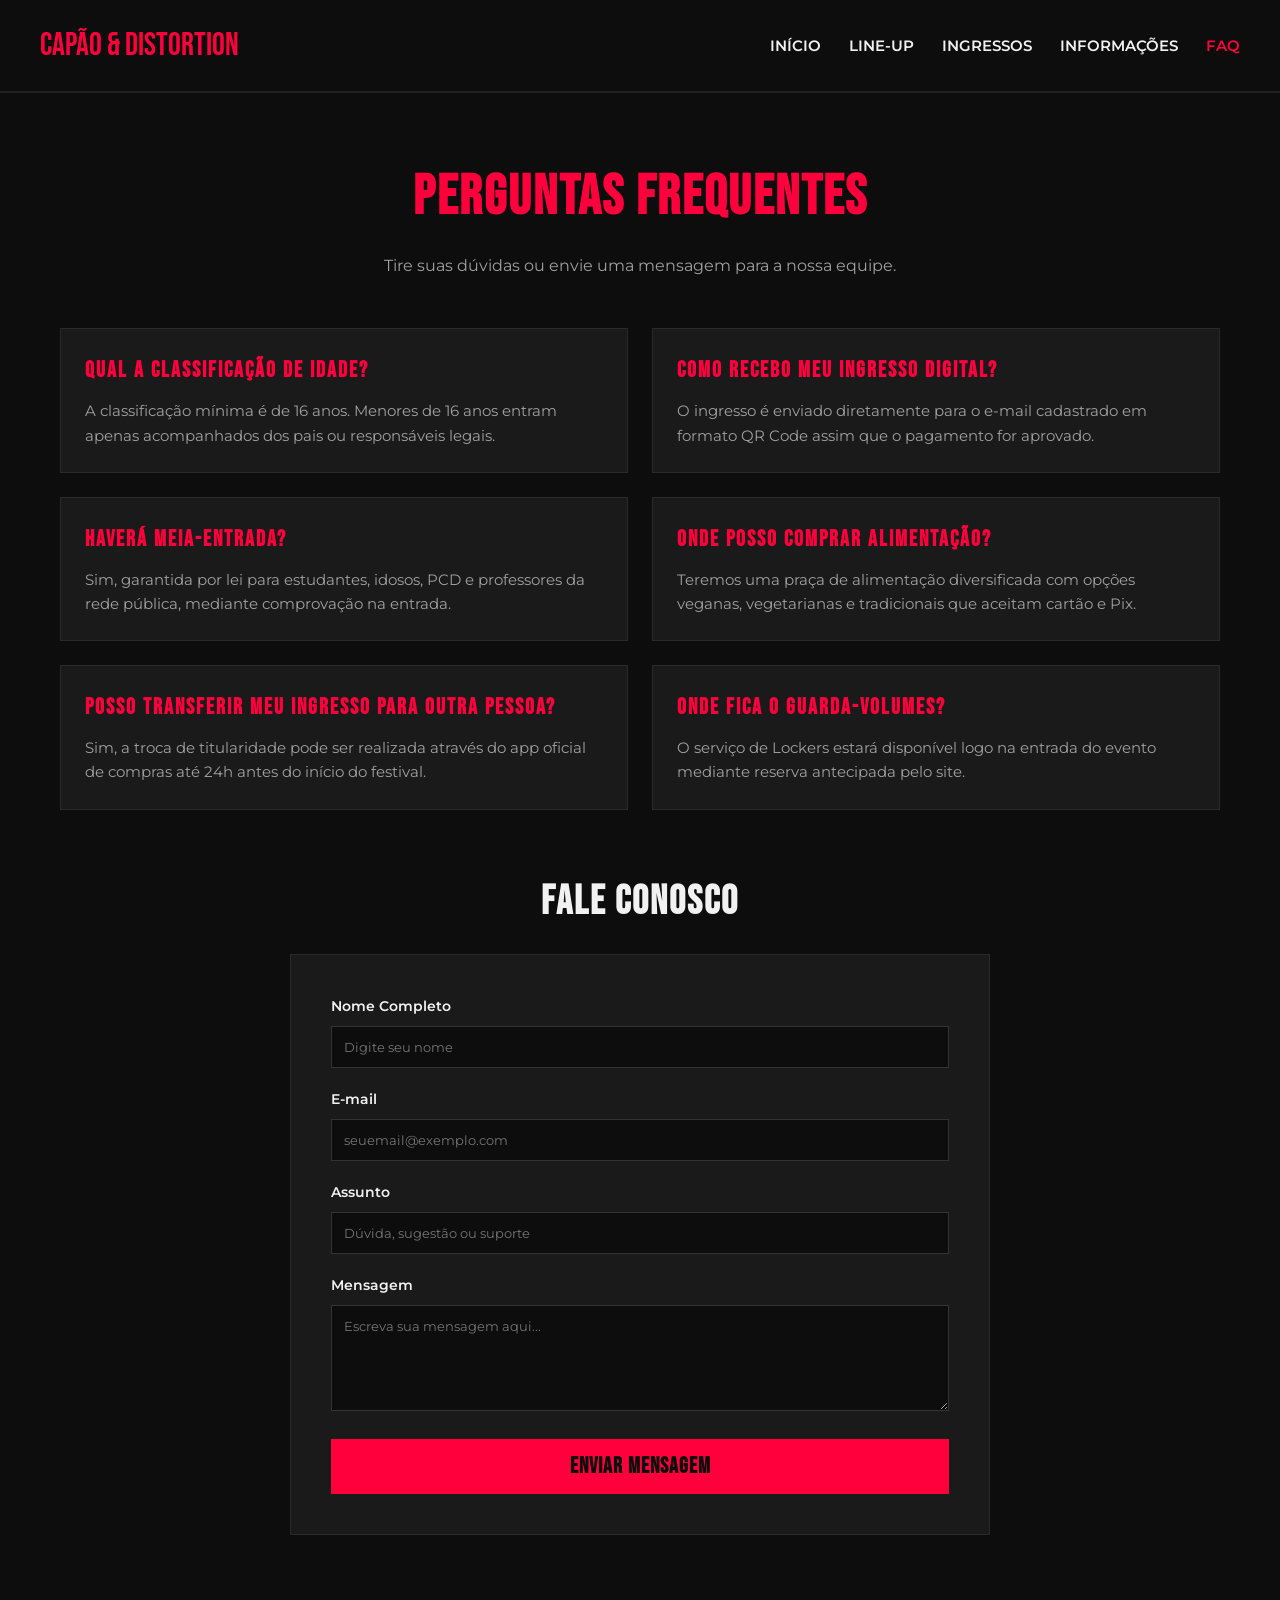
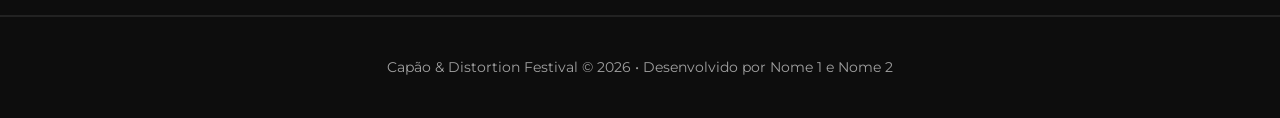
<file: faq.html>
<!DOCTYPE html>
<html lang="pt-BR">
<head>
  <meta charset="UTF-8">
  <meta name="viewport" content="width=device-width, initial-scale=1.0">
  <title>FAQ & Contato • Urbano & Distortion Festival</title>
  <link rel="preconnect" href="https://fonts.googleapis.com">
  <link rel="preconnect" href="https://fonts.gstatic.com" crossorigin>
  <link href="https://fonts.googleapis.com/css2?family=Bebas+Neue&family=Montserrat:wght@400;600;800&display=swap" rel="stylesheet">
  <link rel="stylesheet" href="style.css">
</head>
<body>

  <header class="navbar">
    <div class="logo">CAPÃO & DISTORTION</div>
    <nav>
      <ul class="nav-links">
        <li><a href="index.html">Início</a></li>
        <li><a href="lineup.html">Line-up</a></li>
        <li><a href="ingressos.html">Ingressos</a></li>
        <li><a href="informacoes.html">Informações</a></li>
        <li><a href="faq.html" class="active">FAQ</a></li>
      </ul>
    </nav>
  </header>

  <main class="container">
    <h1 class="page-title">PERGUNTAS FREQUENTES</h1>
    <p class="page-intro">Tire suas dúvidas ou envie uma mensagem para a nossa equipe.</p>

    <div class="faq-grid">
      <div class="faq-item">
        <h3>Qual a classificação de idade?</h3>
        <p>A classificação mínima é de 16 anos. Menores de 16 anos entram apenas acompanhados dos pais ou responsáveis legais.</p>
      </div>

      <div class="faq-item">
        <h3>Como recebo meu ingresso digital?</h3>
        <p>O ingresso é enviado diretamente para o e-mail cadastrado em formato QR Code assim que o pagamento for aprovado.</p>
      </div>

      <div class="faq-item">
        <h3>Haverá meia-entrada?</h3>
        <p>Sim, garantida por lei para estudantes, idosos, PCD e professores da rede pública, mediante comprovação na entrada.</p>
      </div>

      <div class="faq-item">
        <h3>Onde posso comprar alimentação?</h3>
        <p>Teremos uma praça de alimentação diversificada com opções veganas, vegetarianas e tradicionais que aceitam cartão e Pix.</p>
      </div>

      <div class="faq-item">
        <h3>Posso transferir meu ingresso para outra pessoa?</h3>
        <p>Sim, a troca de titularidade pode ser realizada através do app oficial de compras até 24h antes do início do festival.</p>
      </div>

      <div class="faq-item">
        <h3>Onde fica o guarda-volumes?</h3>
        <p>O serviço de Lockers estará disponível logo na entrada do evento mediante reserva antecipada pelo site.</p>
      </div>
    </div>

    <h2 style="font-size: 2.5rem; text-align: center; margin-bottom: 20px;">FALE CONOSCO</h2>
    
    <form class="contact-form" onsubmit="event.preventDefault(); alert('Mensagem enviada com sucesso!');">
      <div class="form-group">
        <label for="nome">Nome Completo</label>
        <input type="text" id="nome" required placeholder="Digite seu nome">
      </div>

      <div class="form-group">
        <label for="email">E-mail</label>
        <input type="email" id="email" required placeholder="seuemail@exemplo.com">
      </div>

      <div class="form-group">
        <label for="assunto">Assunto</label>
        <input type="text" id="assunto" required placeholder="Dúvida, sugestão ou suporte">
      </div>

      <div class="form-group">
        <label for="mensagem">Mensagem</label>
        <textarea id="mensagem" rows="5" required placeholder="Escreva sua mensagem aqui..."></textarea>
      </div>

      <button type="submit" class="btn-primary" style="width: 100%; border: none; cursor: pointer;">Enviar Mensagem</button>
    </form>
  </main>

  <footer class="footer">
    <p>Capão & Distortion Festival © 2026 • Desenvolvido por Nome 1 e Nome 2</p>
  </footer>

</body>
</html>
</file>
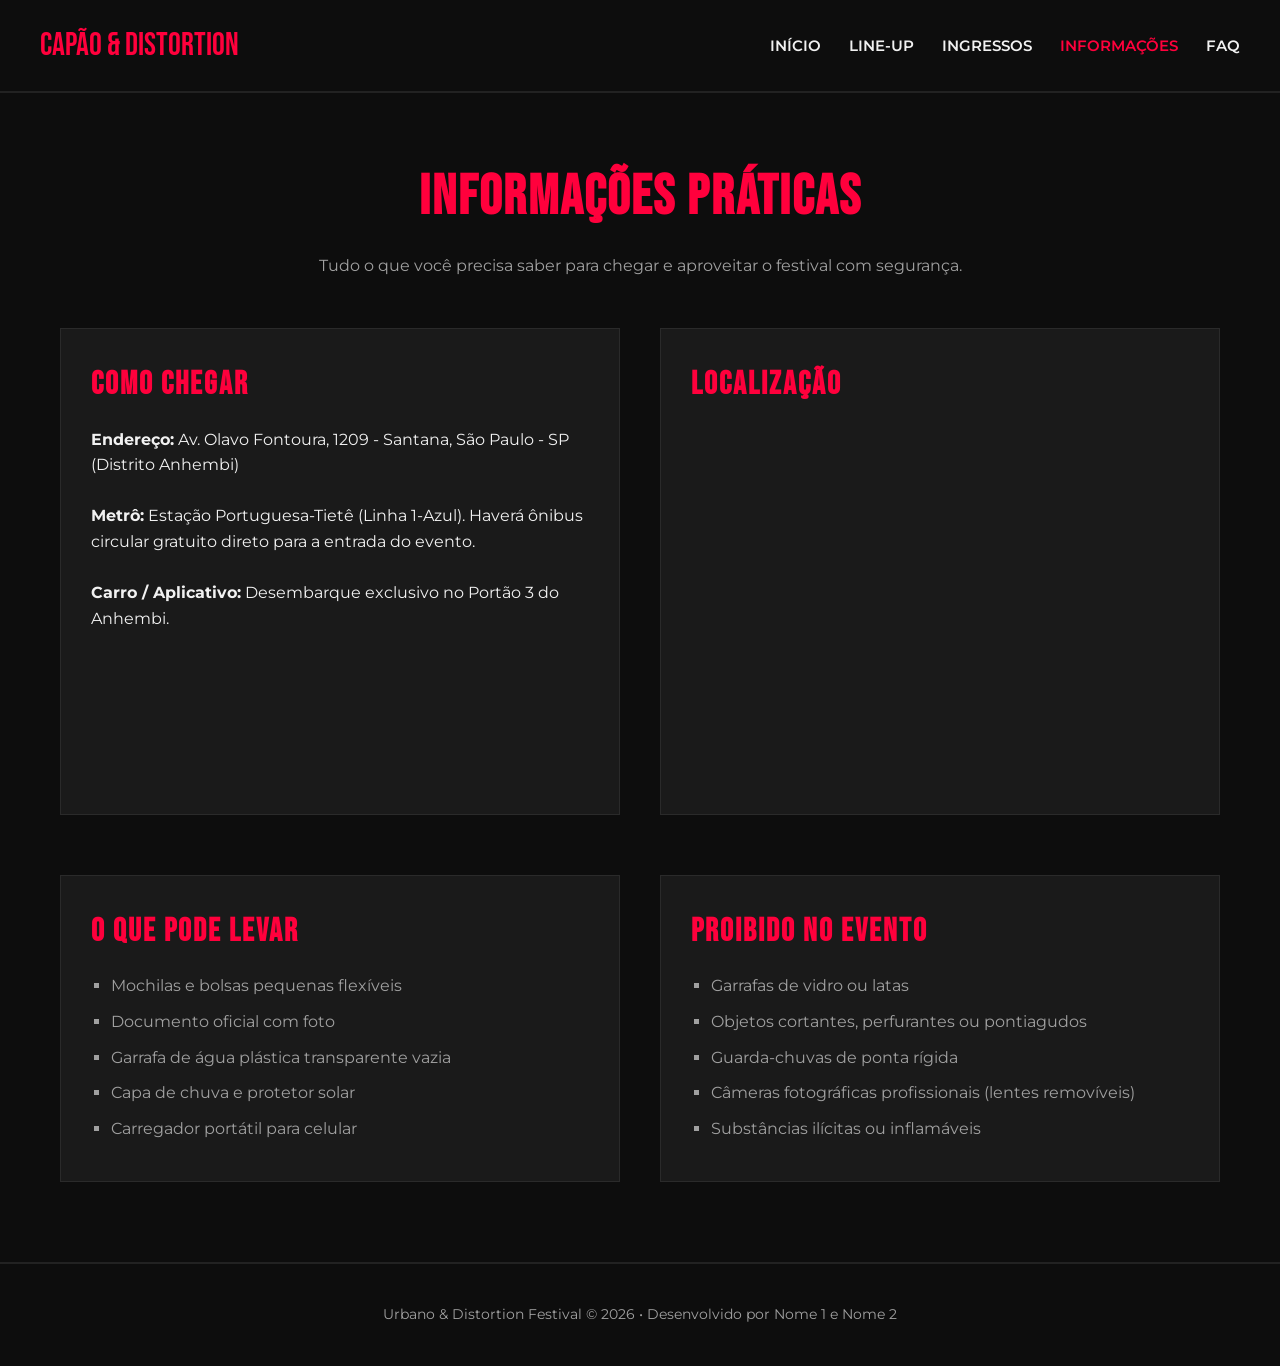
<file: informacoes.html>
<!DOCTYPE html>
<html lang="pt-BR">
<head>
  <meta charset="UTF-8">
  <meta name="viewport" content="width=device-width, initial-scale=1.0">
  <title>Informações • Capão & Distortion Festival</title>
  <link rel="preconnect" href="https://fonts.googleapis.com">
  <link rel="preconnect" href="https://fonts.gstatic.com" crossorigin>
  <link href="https://fonts.googleapis.com/css2?family=Bebas+Neue&family=Montserrat:wght@400;600;800&display=swap" rel="stylesheet">
  <link rel="stylesheet" href="style.css">
</head>
<body>

  <header class="navbar">
    <div class="logo">CAPÃO & DISTORTION</div>
    <nav>
      <ul class="nav-links">
        <li><a href="index.html">Início</a></li>
        <li><a href="lineup.html">Line-up</a></li>
        <li><a href="ingressos.html">Ingressos</a></li>
        <li><a href="informacoes.html" class="active">Informações</a></li>
        <li><a href="faq.html">FAQ</a></li>
      </ul>
    </nav>
  </header>

  <main class="container">
    <h1 class="page-title">INFORMAÇÕES PRÁTICAS</h1>
    <p class="page-intro">Tudo o que você precisa saber para chegar e aproveitar o festival com segurança.</p>

    <div class="info-section">
      <div class="info-box">
        <h3>COMO CHEGAR</h3>
        <p><strong>Endereço:</strong> Av. Olavo Fontoura, 1209 - Santana, São Paulo - SP (Distrito Anhembi)</p>
        <br>
        <p><strong>Metrô:</strong> Estação Portuguesa-Tietê (Linha 1-Azul). Haverá ônibus circular gratuito direto para a entrada do evento.</p>
        <br>
        <p><strong>Carro / Aplicativo:</strong> Desembarque exclusivo no Portão 3 do Anhembi.</p>
      </div>

      <div class="info-box map-container">
        <h3>LOCALIZAÇÃO</h3>
        <iframe src="https://www.google.com/maps/embed?pb=!1m18!1m12!1m3!1d3658.282858888636!2d-46.638361!3d-23.522332!2m3!1f0!0f0!3f0!3m2!1i1024!2i768!4f13.1!3m3!1m2!1s0x94ce5882fb32fb9d%3A0x8e833fb22c8bc59e!2sDistrito%20Anhembi!5e0!3m2!1pt-BR!2sbr!4v1680000000000!5m2!1pt-BR!2sbr" allowfullscreen="" loading="lazy"></iframe>
      </div>
    </div>

    <div class="info-section">
      <div class="info-box">
        <h3>O QUE PODE LEVAR</h3>
        <ul class="rules-list">
          <li>Mochilas e bolsas pequenas flexíveis</li>
          <li>Documento oficial com foto</li>
          <li>Garrafa de água plástica transparente vazia</li>
          <li>Capa de chuva e protetor solar</li>
          <li>Carregador portátil para celular</li>
        </ul>
      </div>

      <div class="info-box">
        <h3>PROIBIDO NO EVENTO</h3>
        <ul class="rules-list">
          <li>Garrafas de vidro ou latas</li>
          <li>Objetos cortantes, perfurantes ou pontiagudos</li>
          <li>Guarda-chuvas de ponta rígida</li>
          <li>Câmeras fotográficas profissionais (lentes removíveis)</li>
          <li>Substâncias ilícitas ou inflamáveis</li>
        </ul>
      </div>
    </div>
  </main>

  <footer class="footer">
    <p>Urbano & Distortion Festival © 2026 • Desenvolvido por Nome 1 e Nome 2</p>
  </footer>

</body>
</html>
</file>
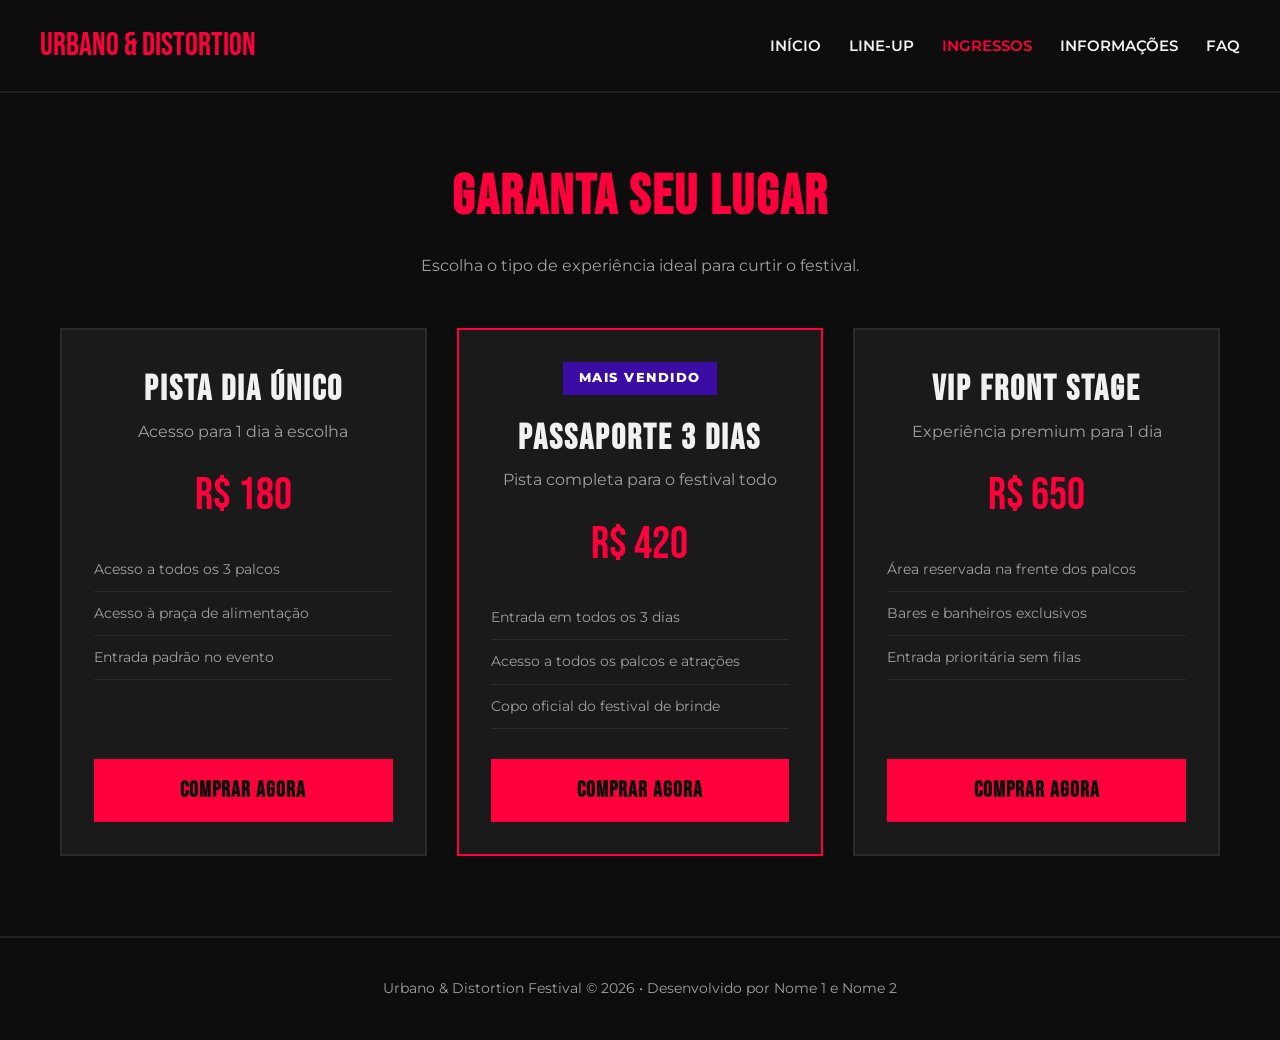
<file: ingressos.html>
<!DOCTYPE html>
<html lang="pt-BR">
<head>
  <meta charset="UTF-8">
  <meta name="viewport" content="width=device-width, initial-scale=1.0">
  <title>Ingressos • Urbano & Distortion Festival</title>
  <link rel="preconnect" href="https://fonts.googleapis.com">
  <link rel="preconnect" href="https://fonts.gstatic.com" crossorigin>
  <link href="https://fonts.googleapis.com/css2?family=Bebas+Neue&family=Montserrat:wght@400;600;800&display=swap" rel="stylesheet">
  <link rel="stylesheet" href="style.css">
</head>
<body>

  <header class="navbar">
    <div class="logo">URBANO & DISTORTION</div>
    <nav>
      <ul class="nav-links">
        <li><a href="index.html">Início</a></li>
        <li><a href="lineup.html">Line-up</a></li>
        <li><a href="ingressos.html" class="active">Ingressos</a></li>
        <li><a href="informacoes.html">Informações</a></li>
        <li><a href="faq.html">FAQ</a></li>
      </ul>
    </nav>
  </header>

  <main class="container">
    <h1 class="page-title">GARANTA SEU LUGAR</h1>
    <p class="page-intro">Escolha o tipo de experiência ideal para curtir o festival.</p>

    <div class="tickets-grid">

      <div class="ticket-card">
        <div>
          <h3>PISTA DIA ÚNICO</h3>
          <p style="color: var(--text-muted)">Acesso para 1 dia à escolha</p>
          <div class="ticket-price">R$ 180</div>
          <ul class="ticket-features">
            <li>Acesso a todos os 3 palcos</li>
            <li>Acesso à praça de alimentação</li>
            <li>Entrada padrão no evento</li>
          </ul>
        </div>
        <a href="#" class="btn-primary">Comprar Agora</a>
      </div>

      <div class="ticket-card featured">
        <div>
          <span class="badge">MAIS VENDIDO</span>
          <h3>PASSAPORTE 3 DIAS</h3>
          <p style="color: var(--text-muted)">Pista completa para o festival todo</p>
          <div class="ticket-price">R$ 420</div>
          <ul class="ticket-features">
            <li>Entrada em todos os 3 dias</li>
            <li>Acesso a todos os palcos e atrações</li>
            <li>Copo oficial do festival de brinde</li>
          </ul>
        </div>
        <a href="#" class="btn-primary">Comprar Agora</a>
      </div>

      <div class="ticket-card">
        <div>
          <h3>VIP FRONT STAGE</h3>
          <p style="color: var(--text-muted)">Experiência premium para 1 dia</p>
          <div class="ticket-price">R$ 650</div>
          <ul class="ticket-features">
            <li>Área reservada na frente dos palcos</li>
            <li>Bares e banheiros exclusivos</li>
            <li>Entrada prioritária sem filas</li>
          </ul>
        </div>
        <a href="#" class="btn-primary">Comprar Agora</a>
      </div>

    </div>
  </main>

  <footer class="footer">
    <p>Urbano & Distortion Festival © 2026 • Desenvolvido por Nome 1 e Nome 2</p>
  </footer>

</body>
</html>
</file>
<file: style.css>
/* VARIÁVEIS E RESET */
:root {
  --bg-dark: #0D0D0D;
  --bg-card: #1A1A1A;
  --accent-red: #FF003C;
  --accent-purple: #3A0CA3;
  --text-main: #F1F1F1;
  --text-muted: #A0A0A0;
  --font-title: 'Bebas Neue', sans-serif;
  --font-body: 'Montserrat', sans-serif;
}

* {
  margin: 0;
  padding: 0;
  box-sizing: border-box;
}

body {
  background-color: var(--bg-dark);
  color: var(--text-main);
  font-family: var(--font-body);
  line-height: 1.6;
}

h1, h2, h3, h4 {
  font-family: var(--font-title);
  letter-spacing: 2px;
  text-transform: uppercase;
}

/* NAVBAR UNIFICADA */
.navbar {
  display: flex;
  justify-content: space-between;
  align-items: center;
  padding: 20px 40px;
  background-color: var(--bg-dark);
  border-bottom: 2px solid #222;
  position: sticky;
  top: 0;
  z-index: 100;
}

.logo {
  font-family: var(--font-title);
  font-size: 2rem;
  color: var(--accent-red);
}

.nav-links {
  display: flex;
  list-style: none;
  gap: 28px;
}

.nav-links a {
  color: var(--text-main);
  text-decoration: none;
  font-weight: 600;
  font-size: 0.95rem;
  text-transform: uppercase;
  transition: color 0.2s ease;
}

.nav-links a:hover,
.nav-links a.active {
  color: var(--accent-red);
}

/* HERO SECTION */
.hero {
  text-align: center;
  padding: 80px 20px;
  background-color: #121212;
  border-bottom: 2px solid #222;
}

.badge {
  display: inline-block;
  background-color: var(--accent-purple);
  color: #FFF;
  padding: 6px 16px;
  font-weight: 800;
  font-size: 0.8rem;
  letter-spacing: 1.5px;
  margin-bottom: 16px;
}

.hero h1 {
  font-size: 3.8rem;
  color: var(--text-main);
  line-height: 1;
  margin-bottom: 12px;
}

.subtitle {
  font-size: 1.1rem;
  font-weight: 600;
  color: var(--accent-red);
  margin-bottom: 16px;
}

.tagline {
  max-width: 650px;
  margin: 0 auto 32px auto;
  color: var(--text-muted);
}

.btn-primary {
  display: inline-block;
  background-color: var(--accent-red);
  color: #0D0D0D;
  padding: 14px 36px;
  text-decoration: none;
  font-family: var(--font-title);
  font-size: 1.4rem;
  font-weight: bold;
  letter-spacing: 1px;
  transition: transform 0.2s ease, background-color 0.2s ease;
}

.btn-primary:hover {
  background-color: #FFF;
  transform: translateY(-2px);
}

/* LAYOUT E CONTAINERS */
.container {
  max-width: 1200px;
  margin: 60px auto;
  padding: 0 20px;
}

.page-title {
  font-size: 3.5rem;
  color: var(--accent-red);
  text-align: center;
  margin-bottom: 10px;
}

.page-intro {
  text-align: center;
  color: var(--text-muted);
  margin-bottom: 50px;
}

/* GRIDS E CARDS */
.cards-grid {
  display: grid;
  grid-template-columns: repeat(auto-fit, minmax(280px, 1fr));
  gap: 28px;
}

.card {
  background-color: var(--bg-card);
  border: 1px solid #2A2A2A;
  transition: border-color 0.2s ease;
}

.card:hover {
  border-color: var(--accent-red);
}

.card-img-wrapper {
  position: relative;
  height: 280px;
  overflow: hidden;
}

.card-img-wrapper img {
  width: 100%;
  height: 100%;
  object-fit: cover;
}

.tag {
  position: absolute;
  top: 12px;
  right: 12px;
  padding: 4px 12px;
  font-weight: 800;
  font-size: 0.75rem;
  color: #FFF;
}

.tag.funk { background-color: #E63946; }
.tag.trap { background-color: #7209B7; }
.tag.rock { background-color: #111; border: 1px solid #FFF; }

.card-body {
  padding: 20px;
}

.card-body h3 {
  font-size: 1.8rem;
  margin-bottom: 6px;
  color: var(--text-main);
}

.card-info {
  color: var(--text-muted);
  font-size: 0.85rem;
  font-weight: 600;
}

/* INGRESSOS */
.tickets-grid {
  display: grid;
  grid-template-columns: repeat(auto-fit, minmax(300px, 1fr));
  gap: 30px;
}

.ticket-card {
  background-color: var(--bg-card);
  border: 2px solid #2A2A2A;
  padding: 32px;
  text-align: center;
  display: flex;
  flex-direction: column;
  justify-content: space-between;
}

.ticket-card.featured {
  border-color: var(--accent-red);
}

.ticket-card h3 {
  font-size: 2.2rem;
  color: var(--text-main);
}

.ticket-price {
  font-size: 2.8rem;
  font-family: var(--font-title);
  color: var(--accent-red);
  margin: 16px 0;
}

.ticket-features {
  list-style: none;
  text-align: left;
  margin-bottom: 30px;
}

.ticket-features li {
  padding: 10px 0;
  border-bottom: 1px solid #2A2A2A;
  color: var(--text-muted);
  font-size: 0.9rem;
}

/* INFORMAÇÕES & REGRAS */
.info-section {
  display: grid;
  grid-template-columns: 1fr 1fr;
  gap: 40px;
  margin-bottom: 60px;
}

.info-box {
  background-color: var(--bg-card);
  padding: 30px;
  border: 1px solid #2A2A2A;
}

.info-box h3 {
  font-size: 2rem;
  color: var(--accent-red);
  margin-bottom: 16px;
}

.rules-list {
  list-style: square;
  padding-left: 20px;
}

.rules-list li {
  margin-bottom: 10px;
  color: var(--text-muted);
}

.map-container iframe {
  width: 100%;
  height: 350px;
  border: 0;
}

/* FAQ E CONTATO */
.faq-grid {
  display: grid;
  grid-template-columns: 1fr 1fr;
  gap: 24px;
  margin-bottom: 60px;
}

.faq-item {
  background-color: var(--bg-card);
  padding: 24px;
  border: 1px solid #2A2A2A;
}

.faq-item h3 {
  font-size: 1.4rem;
  color: var(--accent-red);
  margin-bottom: 10px;
}

.faq-item p {
  color: var(--text-muted);
  font-size: 0.95rem;
}

.contact-form {
  background-color: var(--bg-card);
  padding: 40px;
  border: 1px solid #2A2A2A;
  max-width: 700px;
  margin: 0 auto;
}

.form-group {
  margin-bottom: 20px;
}

.form-group label {
  display: block;
  margin-bottom: 8px;
  font-weight: 600;
  font-size: 0.9rem;
}

.form-group input,
.form-group textarea {
  width: 100%;
  padding: 12px;
  background-color: #0D0D0D;
  border: 1px solid #333;
  color: var(--text-main);
  font-family: var(--font-body);
}

.form-group input:focus,
.form-group textarea:focus {
  outline: 1px solid var(--accent-red);
}

/* FOOTER UNIFICADO */
.footer {
  text-align: center;
  padding: 40px 20px;
  border-top: 2px solid #222;
  color: var(--text-muted);
  font-size: 0.85rem;
  margin-top: 80px;
}
</file>
